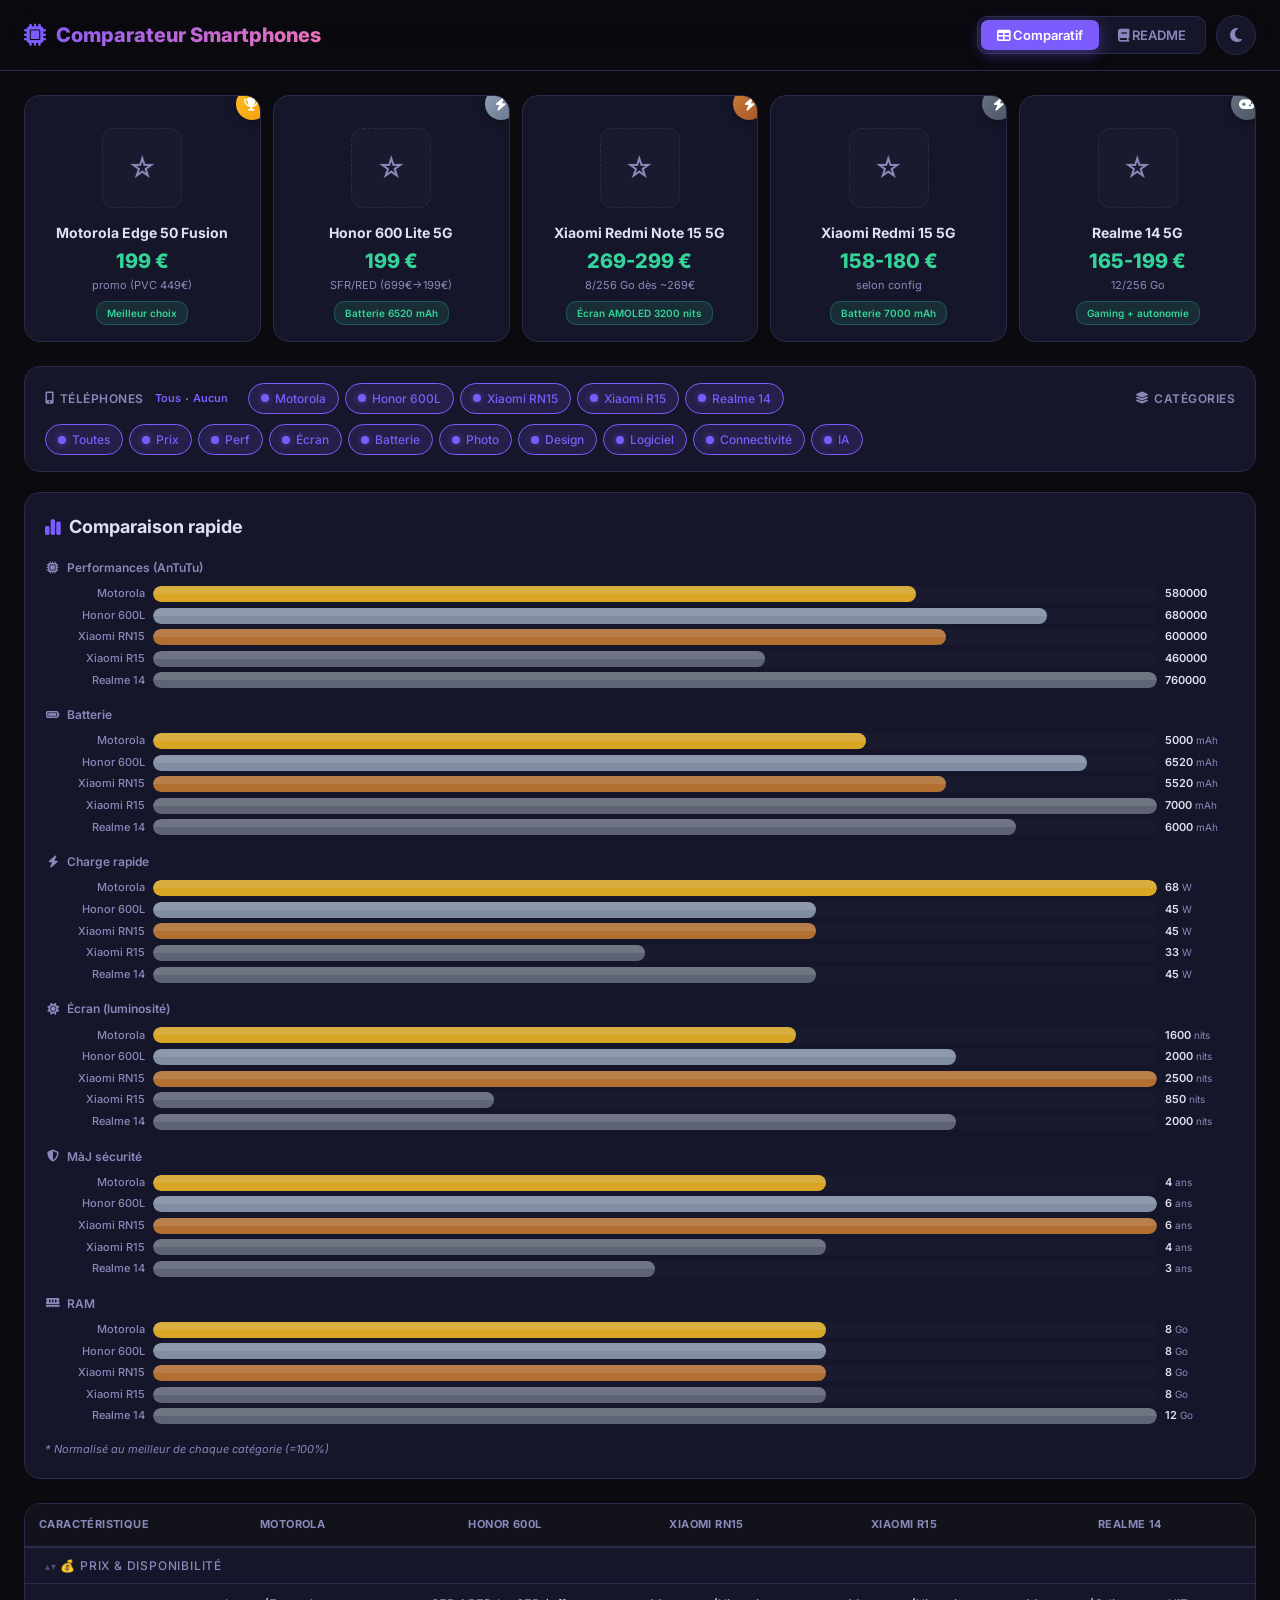
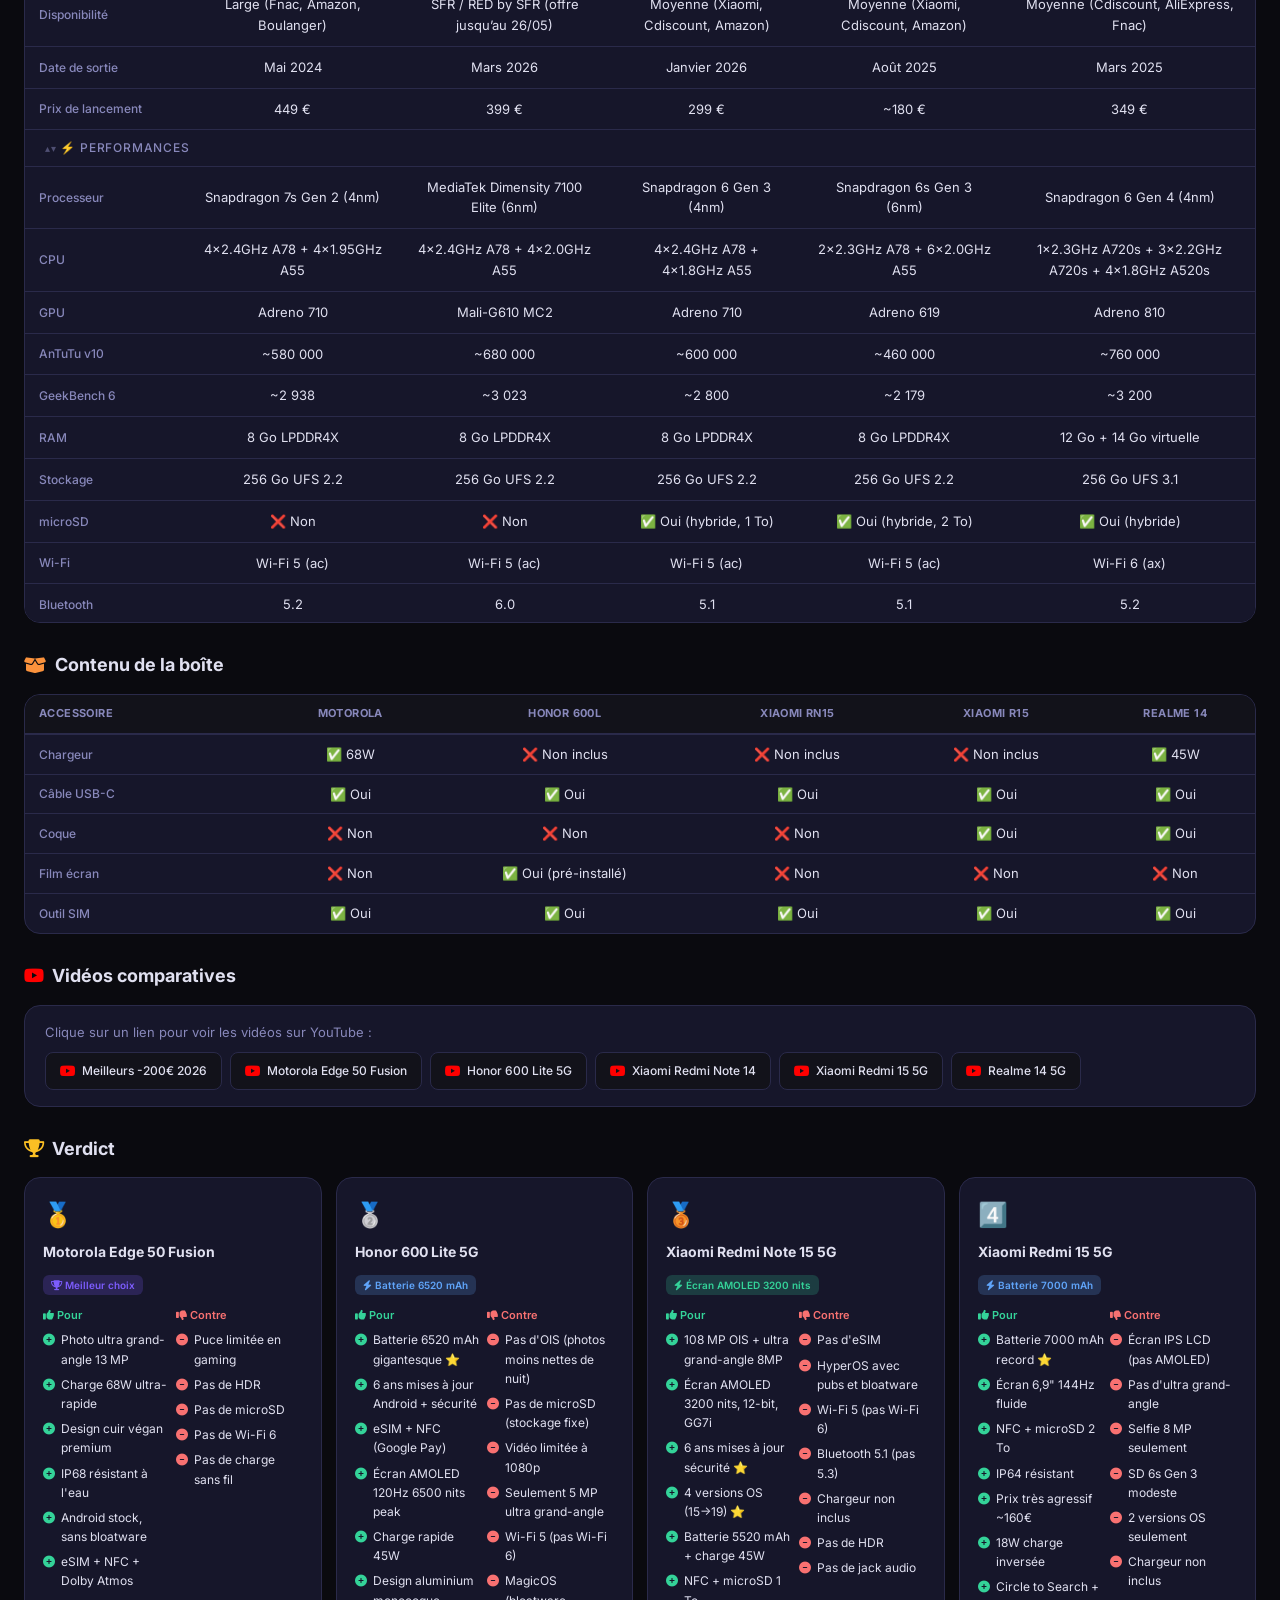
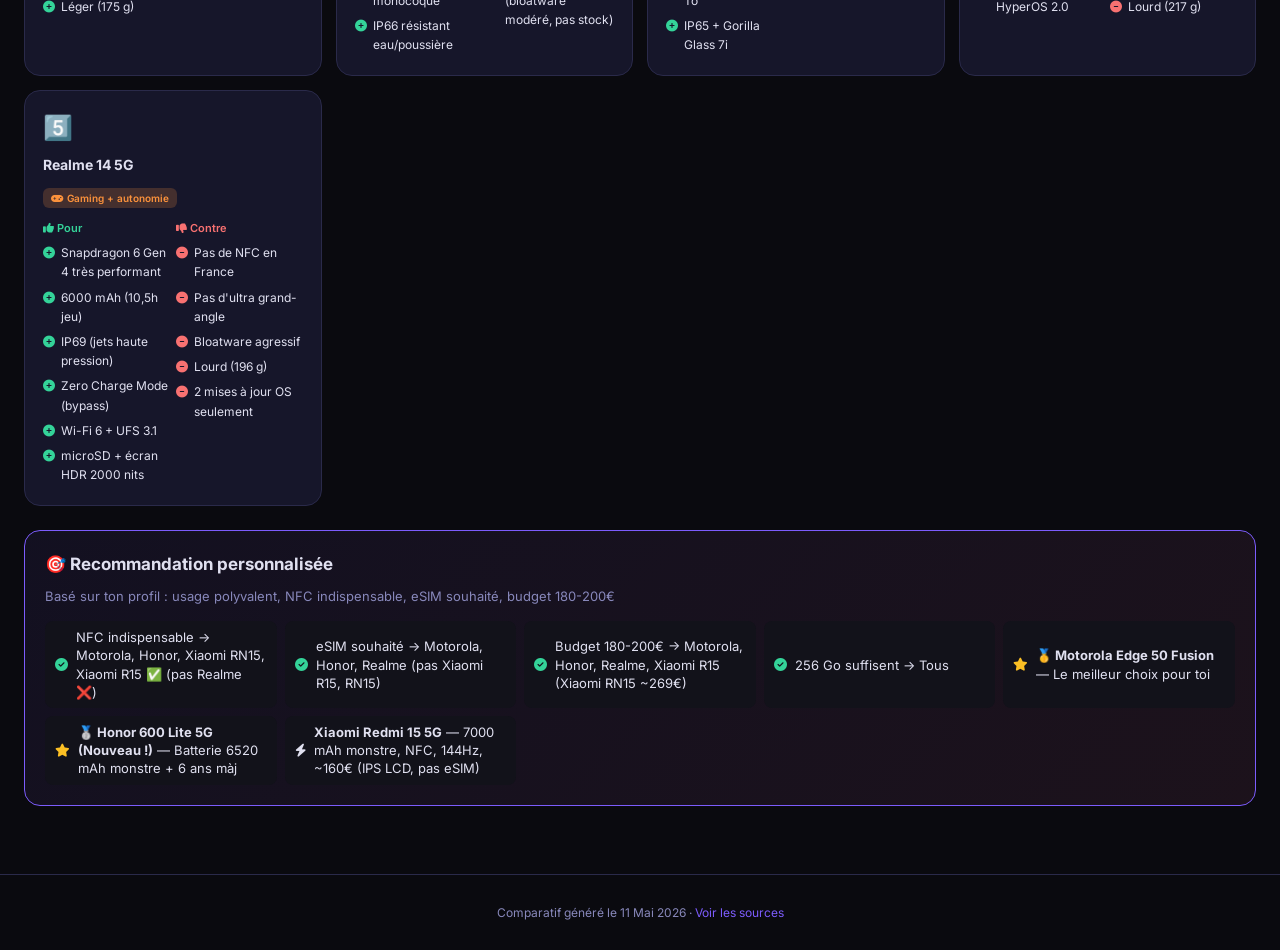
<file: comparateur.html>
<!DOCTYPE html>
<html lang="fr" data-theme="dark">
<head>
<meta charset="UTF-8">
<meta name="viewport" content="width=device-width, initial-scale=1.0">
<title>Comparateur Smartphones - Moins de 200€ (Mai 2026)</title>
<link rel="preconnect" href="https://fonts.googleapis.com">
<link href="https://fonts.googleapis.com/css2?family=Inter:wght@300;400;500;600;700;800;900&display=swap" rel="stylesheet">
<link rel="stylesheet" href="https://cdnjs.cloudflare.com/ajax/libs/font-awesome/6.5.1/css/all.min.css">
<link rel="stylesheet" href="style.css">
</head>
<body>

<!-- HEADER -->
<header class="header">
  <div class="header-inner">
    <div class="header-logo">
      <i class="fas fa-microchip"></i>
      <span>Comparateur <span class="desk">Smartphones</span></span>
    </div>
    <div class="header-controls">
      <div class="tabs" id="tabs">
        <button class="tab-btn active" data-tab="comparatif"><i class="fas fa-table"></i> <span class="desk">Comparatif</span><span class="mob-only">Comparer</span></button>
        <button class="tab-btn" data-tab="readme"><i class="fas fa-book"></i> <span class="desk">README</span><span class="mob-only">Infos</span></button>
      </div>
      <button class="theme-toggle" id="themeToggle" title="Changer le thème" aria-label="Changer le thème">
        <i class="fas fa-moon"></i>
      </button>
    </div>
  </div>
</header>

<div class="container">

<!-- TAB: COMPARATIF -->
<div class="tab-content active" id="tab-comparatif">

  <!-- PHONE STRIP -->
  <div class="phone-strip" id="phoneStrip"></div>

  <!-- FILTERS -->
  <div class="filters">
    <div class="filters-label"><i class="fas fa-mobile-screen-button"></i> Téléphones <span class="filter-actions"><button class="filter-action-btn" id="selectAllPhones" title="Tout sélectionner">Tous</button> · <button class="filter-action-btn" id="selectNonePhones" title="Tout désélectionner">Aucun</button></span></div>
    <div class="filter-group" id="phoneFilters"></div>
    <div style="flex:1;min-width:20px"></div>
    <div class="filters-label"><i class="fas fa-layer-group"></i> Catégories</div>
    <div class="filter-group" id="catFilters">
      <label class="filter-chip active" data-cat="all"><input type="checkbox" data-cat="all" checked> <span class="dot"></span> Toutes</label>
      <label class="filter-chip active" data-cat="prix"><input type="checkbox" data-cat="prix" checked> <span class="dot"></span> Prix</label>
      <label class="filter-chip active" data-cat="perf"><input type="checkbox" data-cat="perf" checked> <span class="dot"></span> Perf</label>
      <label class="filter-chip active" data-cat="ecran"><input type="checkbox" data-cat="ecran" checked> <span class="dot"></span> Écran</label>
      <label class="filter-chip active" data-cat="batterie"><input type="checkbox" data-cat="batterie" checked> <span class="dot"></span> Batterie</label>
      <label class="filter-chip active" data-cat="photo"><input type="checkbox" data-cat="photo" checked> <span class="dot"></span> Photo</label>
      <label class="filter-chip active" data-cat="design"><input type="checkbox" data-cat="design" checked> <span class="dot"></span> Design</label>
      <label class="filter-chip active" data-cat="logiciel"><input type="checkbox" data-cat="logiciel" checked> <span class="dot"></span> Logiciel</label>
      <label class="filter-chip active" data-cat="connectivite"><input type="checkbox" data-cat="connectivite" checked> <span class="dot"></span> Connectivité</label>
      <label class="filter-chip active" data-cat="ia"><input type="checkbox" data-cat="ia" checked> <span class="dot"></span> IA</label>
    </div>
  </div>

  <!-- SCORE BARS -->
  <div id="scoreBars"></div>

  <!-- TABLE -->
  <div class="table-wrap" id="tableWrap"></div>

  <!-- BOÎTE -->
  <div id="boxContent"></div>

  <!-- VIDEOS -->
  <h2 class="section-title"><i class="fab fa-youtube" style="color:#ff0000"></i> Vidéos comparatives</h2>
  <div class="video-links">
    <p style="color:var(--text2);font-size:13px;margin-bottom:10px">Clique sur un lien pour voir les vidéos sur YouTube :</p>
    <div style="display:flex;flex-wrap:wrap;gap:8px">
      <a class="video-link" href="https://www.youtube.com/results?search_query=meilleur+smartphone+200+euros+2026" target="_blank" rel="noopener"><i class="fab fa-youtube"></i> Meilleurs -200€ 2026</a>
      <a class="video-link" href="https://www.youtube.com/results?search_query=motorola+edge+50+fusion+test+avis" target="_blank" rel="noopener"><i class="fab fa-youtube"></i> Motorola Edge 50 Fusion</a>
      <a class="video-link" href="https://www.youtube.com/results?search_query=honor+600+lite+test+avis" target="_blank" rel="noopener"><i class="fab fa-youtube"></i> Honor 600 Lite 5G</a>
      <a class="video-link" href="https://www.youtube.com/results?search_query=xiaomi+redmi+note+14+5g+test" target="_blank" rel="noopener"><i class="fab fa-youtube"></i> Xiaomi Redmi Note 14</a>
      <a class="video-link" href="https://www.youtube.com/results?search_query=xiaomi+redmi+15+5g+test" target="_blank" rel="noopener"><i class="fab fa-youtube"></i> Xiaomi Redmi 15 5G</a>
      <a class="video-link" href="https://www.youtube.com/results?search_query=realme+14+5g+test" target="_blank" rel="noopener"><i class="fab fa-youtube"></i> Realme 14 5G</a>
    </div>
  </div>

  <!-- VERDICT -->
  <h2 class="section-title"><i class="fas fa-trophy" style="color:var(--gold)"></i> Verdict</h2>
  <div class="verdict-grid" id="verdictGrid"></div>

  <!-- RECO -->
  <div class="reco-box" id="recoBox"></div>
</div>

<!-- TAB: README -->
<div class="tab-content" id="tab-readme">
  <div class="readme-content" id="readmeContent"></div>
</div>

</div>

<footer style="text-align:center;padding:28px 24px;color:var(--text2);font-size:12px;border-top:1px solid var(--border);margin-top:20px">
  <p>Comparatif généré le 11 Mai 2026 · <a href="#" style="color:var(--accent);text-decoration:none" id="footerReadmeLink">Voir les sources</a></p>
</footer>

<!-- BACK TO TOP -->
<button class="back-top" id="backTop" aria-label="Retour en haut"><i class="fas fa-arrow-up"></i></button>

<script src="script.js"></script>
</body>
</html>
</file>
<file: style.css>
*,*::before,*::after{box-sizing:border-box;margin:0;padding:0}
:root{
  --bg:#0a0a0f;--bg2:#12121a;--bg3:#1a1a2e;
  --card:#16162a;--card-hover:#1e1e3a;
  --border:#2a2a4a;--text:#e0e0f0;--text2:#8888bb;
  --accent:#7c5cfc;--accent2:#5c3cfc;
  --green:#34d399;--red:#f87171;--orange:#fb923c;
  --blue:#60a5fa;--pink:#f472b6;--gold:#fbbf24;
  --shadow:0 8px 32px rgba(0,0,0,.4);
  --radius:16px;--radius-sm:10px;
  --transition:all .3s cubic-bezier(.4,0,.2,1);
}
[data-theme="light"]{
  --bg:#eef0f6;--bg2:#fff;--bg3:#e2e4f0;
  --card:#fff;--card-hover:#f4f4ff;
  --border:#d0d4e0;--text:#1a1a2e;--text2:#666699;
  --shadow:0 8px 32px rgba(0,0,0,.08);
}
html{scroll-behavior:smooth}
body{
  font-family:'Inter',sans-serif;
  background:var(--bg);color:var(--text);
  line-height:1.6;min-height:100vh;
  transition:background var(--transition),color var(--transition);
}
::-webkit-scrollbar{width:6px}
::-webkit-scrollbar-track{background:var(--bg2)}
::-webkit-scrollbar-thumb{background:var(--accent);border-radius:3px}

/* HEADER */
.header{
  position:sticky;top:0;z-index:100;
  background:rgba(10,10,15,.8);
  backdrop-filter:blur(20px);-webkit-backdrop-filter:blur(20px);
  border-bottom:1px solid var(--border);
  padding:0 24px;transition:background var(--transition);
}
[data-theme="light"] .header{background:rgba(255,255,255,.9)}
.header-inner{
  max-width:1400px;margin:0 auto;
  display:flex;align-items:center;justify-content:space-between;
  height:70px;gap:12px;
}
.header-logo{
  display:flex;align-items:center;gap:10px;
  font-size:20px;font-weight:800;
  background:linear-gradient(135deg,var(--accent),var(--pink));
  -webkit-background-clip:text;-webkit-text-fill-color:transparent;
  white-space:nowrap;
}
.header-logo i{font-size:22px;-webkit-text-fill-color:initial;color:var(--accent)}
.header-controls{display:flex;align-items:center;gap:10px;flex-shrink:0}

/* THEME TOGGLE */
.theme-toggle{
  background:var(--card);border:1px solid var(--border);
  color:var(--text2);width:40px;height:40px;border-radius:50%;
  cursor:pointer;display:flex;align-items:center;justify-content:center;
  font-size:16px;transition:all var(--transition);
}
.theme-toggle:hover{color:var(--accent);border-color:var(--accent)}

/* TABS */
.tabs{display:flex;gap:3px;background:var(--card);border-radius:10px;padding:3px;border:1px solid var(--border)}
.tab-btn{
  padding:7px 16px;border:none;border-radius:7px;
  background:transparent;color:var(--text2);
  font-family:inherit;font-size:13px;font-weight:600;
  cursor:pointer;transition:all var(--transition);white-space:nowrap;
}
.tab-btn:hover{color:var(--text)}
.tab-btn.active{background:var(--accent);color:#fff;box-shadow:0 4px 15px rgba(124,92,252,.4)}
.tab-content{display:none;padding:24px 0}
.tab-content.active{display:block;animation:fadeIn .3s ease}

/* CONTAINER */
.container{max-width:1400px;margin:0 auto;padding:0 24px}

/* FILTERS */
.filters{
  display:flex;flex-wrap:wrap;gap:10px 20px;
  padding:16px 20px;margin-bottom:20px;
  background:var(--card);border-radius:var(--radius);
  border:1px solid var(--border);align-items:center;
}
.filters-label{
  font-size:12px;font-weight:600;color:var(--text2);
  text-transform:uppercase;letter-spacing:.5px;
  display:flex;align-items:center;gap:5px;
}
.filter-group{display:flex;flex-wrap:wrap;gap:6px}
.filter-chip{
  display:flex;align-items:center;gap:6px;
  padding:5px 12px;border-radius:18px;
  border:1px solid var(--border);
  background:var(--bg2);cursor:pointer;
  font-size:12px;font-weight:500;
  transition:all var(--transition);user-select:none;
  position:relative;overflow:hidden;
}
.filter-chip:hover{border-color:var(--accent)}
.filter-chip.active{
  border-color:var(--accent);background:rgba(124,92,252,.15);
  color:var(--accent);
}
/* Checkbox hidden but still functional via label click */
.filter-chip input{display:none}
.filter-chip .dot{
  width:8px;height:8px;border-radius:50%;
  background:transparent;border:2px solid var(--border);
  transition:all var(--transition);flex-shrink:0;
}
.filter-chip.active .dot{background:var(--accent);border-color:var(--accent);box-shadow:0 0 6px rgba(124,92,252,.5)}

/* PHONE CARDS */
.phone-strip{
  display:grid;grid-template-columns:repeat(auto-fit,minmax(180px,1fr));
  gap:12px;margin-bottom:24px;
}
.phone-card{
  background:var(--card);border-radius:var(--radius);
  border:1px solid var(--border);padding:16px;
  text-align:center;transition:all var(--transition);
  position:relative;overflow:hidden;
}
.phone-card:not(.hidden):hover{transform:translateY(-3px);box-shadow:var(--shadow)}
.phone-card .rank{
  position:absolute;top:-8px;right:-8px;
  width:32px;height:32px;border-radius:50%;
  display:flex;align-items:center;justify-content:center;
  font-size:13px;color:#fff;
  box-shadow:0 3px 10px rgba(0,0,0,.3);
}
.rank-1{background:linear-gradient(135deg,#fbbf24,#f59e0b)}
.rank-2{background:linear-gradient(135deg,#94a3b8,#64748b)}
.rank-3{background:linear-gradient(135deg,#cd7f32,#a0522d)}
.rank-4{background:linear-gradient(135deg,#6b7280,#4b5563)}
.rank-5{background:linear-gradient(135deg,#6b7280,#4b5563)}
.rank-6{background:linear-gradient(135deg,#6b7280,#4b5563)}
.rank-7{background:linear-gradient(135deg,#6b7280,#4b5563)}
.phone-card .img-wrap{
  width:100px;height:100px;margin:6px auto;
  display:flex;align-items:center;justify-content:center;
  overflow:hidden;
}
.phone-card .img-wrap img{
  max-width:100px;max-height:100px;object-fit:contain;
  display:block;filter:drop-shadow(0 4px 12px rgba(0,0,0,.3));
}
.phone-card .img-wrap .placeholder{
  width:80px;height:80px;border-radius:12px;
  background:var(--bg3);display:flex;
  align-items:center;justify-content:center;
  font-size:28px;color:var(--text2);border:1px dashed var(--border);
}
.phone-card h3{font-size:14px;font-weight:700;margin:6px 0 3px;line-height:1.3}
.phone-card .price{font-size:20px;font-weight:800;color:var(--green)}
.phone-card .price-label{font-size:11px;color:var(--text2)}
.phone-card .badge{
  display:inline-flex;align-items:center;gap:4px;
  margin-top:6px;padding:3px 10px;border-radius:10px;
  font-size:10px;font-weight:600;
}
.badge-best{background:rgba(52,211,153,.12);color:var(--green);border:1px solid rgba(52,211,153,.25)}
.badge-elim{background:rgba(248,113,113,.12);color:var(--red);border:1px solid rgba(248,113,113,.25)}
.phone-card.hidden{display:none}

/* COMPARISON TABLE */
.table-wrap{
  overflow-x:auto;overflow-y:visible;
  border-radius:var(--radius);
  border:1px solid var(--border);
  background:var(--card);margin-bottom:24px;
  max-height:80vh;
}
.table-wrap table{width:100%;border-collapse:separate;border-spacing:0;font-size:13px;min-width:650px}
.table-wrap thead{position:sticky;top:0;z-index:10}
.table-wrap thead th{
  padding:12px 14px;text-align:center;
  font-size:11px;font-weight:700;text-transform:uppercase;
  letter-spacing:.4px;color:var(--text2);
  border-bottom:2px solid var(--border);
  background:var(--bg2);
}
.table-wrap thead th:first-child{
  text-align:left;min-width:160px;
  position:sticky;left:0;z-index:12;
  background:var(--bg2);
}
[data-theme="light"] .table-wrap thead th:first-child{background:var(--bg3)}
.table-wrap tbody tr{border-bottom:1px solid var(--border);transition:background var(--transition)}
.table-wrap tbody tr:hover{background:var(--bg3)}
.table-wrap tbody tr:last-child td{border-bottom:none}
.table-wrap tbody td{
  padding:10px 14px;text-align:center;vertical-align:middle;
  font-size:13px;border-bottom:1px solid var(--border);
}
.table-wrap tbody td:first-child{
  font-weight:500;text-align:left;color:var(--text2);
  position:sticky;left:0;z-index:2;
  background:var(--card);font-size:12px;
}
[data-theme="light"] .table-wrap tbody td:first-child{background:var(--bg2)}
.table-wrap td .winner{color:var(--green);font-weight:600}
.table-wrap td .loser{color:var(--red)}
.cat-header{
  background:var(--bg3)!important;
  font-weight:700!important;font-size:12px!important;
  text-transform:uppercase;letter-spacing:.8px;
  color:var(--accent)!important;
}
.cat-header td{padding:8px 14px!important;text-align:left!important}
.table-wrap td i.fa-check{color:var(--green)}
.table-wrap td i.fa-times{color:var(--red)}
.table-wrap td i.fa-trophy{color:var(--gold);margin-left:3px;font-size:11px}
td[data-col].hidden-col{display:none}
th[data-col].hidden-col{display:none}

/* Column hover highlight */
.table-wrap td.highlight, .table-wrap th.highlight{background:rgba(124,92,252,.06)!important}

/* VERDICT */
.verdict-grid{
  display:grid;grid-template-columns:repeat(auto-fit,minmax(250px,1fr));
  gap:14px;margin-bottom:24px;
}
.verdict-card{
  background:var(--card);border-radius:var(--radius);
  border:1px solid var(--border);padding:18px;
  transition:all var(--transition);
}
.verdict-card:not(.hidden):hover{transform:translateY(-2px);box-shadow:var(--shadow)}
.verdict-card h4{font-size:14px;font-weight:700;margin-bottom:6px}
.verdict-card .emoji{font-size:24px;margin-bottom:6px;display:block}
.verdict-card ul{list-style:none;padding:0}
.verdict-card ul li{
  font-size:12px;padding:3px 0;display:flex;align-items:flex-start;gap:6px;
}
.verdict-card ul li .pro{color:var(--green);flex-shrink:0}
.verdict-card ul li .con{color:var(--red);flex-shrink:0}
.verdict-card .tag{
  display:inline-block;padding:2px 8px;border-radius:6px;
  font-size:10px;font-weight:600;margin-top:6px;
}
.tag-best{background:rgba(124,92,252,.2);color:var(--accent)}
.tag-gaming{background:rgba(251,146,60,.2);color:var(--orange)}
.tag-durable{background:rgba(96,165,250,.2);color:var(--blue)}
.tag-value{background:rgba(52,211,153,.2);color:var(--green)}
.tag-design{background:rgba(244,114,182,.2);color:var(--pink)}
.verdict-card.hidden{display:none}

/* RECO */
.reco-box{
  background:linear-gradient(135deg,rgba(124,92,252,.08),rgba(244,114,182,.08));
  border:1px solid var(--accent);border-radius:var(--radius);
  padding:20px;margin-bottom:24px;
}
.reco-box h3{font-size:17px;margin-bottom:8px;display:flex;align-items:center;gap:8px}
.reco-box .sub{color:var(--text2);font-size:13px;margin-bottom:14px}
.reco-items{display:grid;grid-template-columns:repeat(auto-fit,minmax(200px,1fr));gap:8px}
.reco-item{
  display:flex;align-items:center;gap:8px;
  padding:7px 10px;border-radius:8px;
  background:var(--bg2);font-size:13px;line-height:1.4;
}
.reco-item i.fa-circle-check{color:var(--green);flex-shrink:0}
.reco-item i.fa-circle-xmark{color:var(--red);flex-shrink:0}
.reco-item i.fa-star{color:var(--gold);flex-shrink:0}

/* README */
.readme-content{
  background:var(--card);border:1px solid var(--border);
  border-radius:var(--radius);padding:28px;max-width:900px;margin:0 auto;
  font-size:14px;line-height:1.8;
}
.readme-content h1{font-size:26px;margin-bottom:14px;background:linear-gradient(135deg,var(--accent),var(--pink));-webkit-background-clip:text;-webkit-text-fill-color:transparent}
.readme-content h2{font-size:20px;margin:22px 0 10px;color:var(--accent)}
.readme-content h3{font-size:17px;margin:18px 0 8px;color:var(--text)}
.readme-content p{margin-bottom:10px;color:var(--text2)}
.readme-content ul,.readme-content ol{padding-left:20px;margin-bottom:10px;color:var(--text2)}
.readme-content li{margin-bottom:4px}
.readme-content strong{color:var(--text)}
.readme-content hr{margin:20px 0;border:none;border-top:1px solid var(--border)}
.readme-content table{width:100%;border-collapse:collapse;margin:14px 0;font-size:13px}
.readme-content table th,.readme-content table td{padding:8px 12px;border:1px solid var(--border);text-align:left}
.readme-content table th{background:var(--bg3);font-weight:600;color:var(--accent)}

/* VIDEO LINKS */
.video-links{
  background:var(--card);border:1px solid var(--border);
  border-radius:var(--radius);padding:16px 20px;margin-bottom:24px;
}
.video-link{
  display:inline-flex;align-items:center;gap:6px;
  padding:8px 14px;border-radius:8px;
  background:var(--bg2);border:1px solid var(--border);
  color:var(--text);font-size:12px;font-weight:500;
  text-decoration:none;transition:all var(--transition);
}
.video-link:hover{background:var(--accent);color:#fff;border-color:var(--accent);transform:translateY(-1px)}
.video-link i{color:#ff0000;font-size:14px}
.video-link:hover i{color:#fff}



/* SECTION TITLES */
.section-title{
  font-size:18px;margin:28px 0 14px;
  display:flex;align-items:center;gap:8px;
}

/* BACK TO TOP */
.back-top{
  position:fixed;bottom:24px;right:24px;z-index:99;
  width:44px;height:44px;border-radius:50%;
  background:var(--accent);color:#fff;border:none;
  cursor:pointer;font-size:18px;
  display:flex;align-items:center;justify-content:center;
  box-shadow:0 4px 15px rgba(124,92,252,.4);
  transition:all var(--transition);opacity:0;pointer-events:none;
}
.back-top.show{opacity:1;pointer-events:auto}
.back-top:hover{transform:translateY(-3px);box-shadow:0 6px 20px rgba(124,92,252,.5)}

/* FILTER ACTIONS (select all/none) */
.filter-actions{display:inline-flex;align-items:center;gap:4px;margin-left:6px}
.filter-action-btn{
  background:none;border:none;color:var(--accent);cursor:pointer;
  font-family:inherit;font-size:11px;font-weight:600;
  padding:0;text-decoration:none;
}
.filter-action-btn:hover{text-decoration:underline;color:var(--pink)}

/* DUEL MODE */
.duel-active .phone-card.selected{box-shadow:0 0 0 2px var(--accent),0 0 20px rgba(124,92,252,.3)}
.duel-active .phone-card:not(.selected):not(.hidden){opacity:.5;pointer-events:none}
.duel-active .phone-card{transition:all var(--transition)}
#duelToggle.active{background:rgba(124,92,252,.2);border-color:var(--accent);color:var(--accent)}

/* PRICE FILTER */
#filterBudget{display:inline-flex;align-items:center}

/* RADAR CHART */
.radar-wrap{background:var(--card);border:1px solid var(--border);border-radius:var(--radius);padding:20px;margin-bottom:24px}
.radar-wrap .section-title{margin:0 0 16px}
.radar-chart-container{position:relative;width:100%;max-width:500px;margin:0 auto}
#radarChart{width:100%!important;height:auto!important;max-height:400px}

/* SORT INDICATOR */
.cat-header.sortable{cursor:pointer;user-select:none}
.cat-header.sortable:hover{background:rgba(124,92,252,.12)!important}
.cat-header .sort-arrow{display:inline-block;margin-left:6px;font-size:10px;opacity:.5}
.cat-header.sort-asc .sort-arrow{opacity:1;color:var(--green)}
.cat-header.sort-desc .sort-arrow{opacity:1;color:var(--red)}

/* SCORE BARS */
.score-bars{
  background:var(--card);border:1px solid var(--border);
  border-radius:var(--radius);padding:20px;margin-bottom:24px;
}
.score-bars .section-title{margin:0 0 16px}
.metric-group{margin-bottom:16px}
.metric-group:last-child{margin-bottom:0}
.metric-label{
  font-size:12px;font-weight:600;color:var(--text2);
  margin-bottom:8px;display:flex;align-items:center;gap:6px;
}
.metric-label i{width:16px;text-align:center}
.bar-row{
  display:grid;grid-template-columns:100px 1fr 70px;
  gap:8px;align-items:center;margin-bottom:4px;
}
.bar-label{font-size:11px;font-weight:500;color:var(--text2);text-align:right;white-space:nowrap;overflow:hidden;text-overflow:ellipsis}
.bar-track{
  height:16px;background:var(--bg3);border-radius:8px;
  overflow:hidden;position:relative;
}
.bar-fill{
  height:100%;border-radius:8px;
  transition:width .6s cubic-bezier(.4,0,.2,1);
  opacity:.85;position:relative;
}
.bar-fill::after{
  content:'';position:absolute;top:0;left:0;right:0;height:50%;
  background:rgba(255,255,255,.15);border-radius:8px 8px 0 0;
}
.bar-val{font-size:11px;font-weight:600;color:var(--text);white-space:nowrap}
.bar-val .bar-unit{font-weight:400;color:var(--text2);font-size:10px}
.score-note{font-size:11px;color:var(--text2);margin-top:12px;font-style:italic}

/* BOX TABLE */
.box-table-wrap{
  overflow-x:auto;margin-bottom:24px;
  border-radius:var(--radius);border:1px solid var(--border);
  background:var(--card);
}
.box-table{width:100%;border-collapse:separate;border-spacing:0;font-size:13px}
.box-table th{padding:10px 14px;text-align:center;font-size:11px;font-weight:700;text-transform:uppercase;letter-spacing:.4px;color:var(--text2);border-bottom:2px solid var(--border);background:var(--bg2)}
.box-table th:first-child{text-align:left;min-width:140px}
.box-table td{padding:9px 14px;text-align:center;border-bottom:1px solid var(--border);font-size:13px}
.box-table td:first-child{font-weight:500;text-align:left;color:var(--text2);font-size:12px}
.box-table tr:last-child td{border-bottom:none}

/* EMPTY STATE */
.empty-state{
  padding:60px 20px;text-align:center;color:var(--text2);
}
.empty-state i{font-size:48px;margin-bottom:16px;display:block;opacity:.4}
.empty-state p{font-size:16px}

/* ANIMATIONS */
@keyframes fadeIn{from{opacity:0;transform:translateY(8px)}to{opacity:1;transform:translateY(0)}}

.mob-only{display:none}

@media(max-width:768px){
  .header-inner{height:56px}
  .header-logo{font-size:16px;gap:6px}
  .header-logo span.desk{display:none}
  .tab-btn .desk{display:none}
  .mob-only{display:inline}
  .tabs{gap:2px;padding:2px}
  .tab-btn{padding:5px 10px;font-size:11px}
  .tab-btn i{margin-right:3px}
  .filters{padding:12px 14px;flex-direction:column;align-items:stretch;gap:8px}
  .filter-group{gap:4px}
  .filter-chip{font-size:11px;padding:4px 8px}
  .phone-strip{grid-template-columns:repeat(2,1fr);gap:8px}
  .phone-card{padding:12px}
  .phone-card .img-wrap{width:76px;height:76px}
  .phone-card .img-wrap img{max-width:76px;max-height:76px}
  .phone-card .price{font-size:17px}
  .table-wrap{margin:0 -24px;border-radius:0;border-left:none;border-right:none}
  .table-wrap table{font-size:11px;min-width:500px}
  .table-wrap thead th,.table-wrap tbody td{padding:8px 6px}
  .table-wrap thead th:first-child,.table-wrap tbody td:first-child{min-width:110px}
  .table-wrap tbody td{font-size:11px}
  .table-wrap tbody td:first-child{font-size:11px}
  .verdict-grid{grid-template-columns:1fr}
  .readme-content{padding:16px;font-size:13px}
  .container{padding:0 14px}
  .tab-content{padding:14px 0}
  .back-top{bottom:16px;right:16px;width:38px;height:38px;font-size:15px}
}

@media(max-width:480px){
  .phone-strip{grid-template-columns:1fr 1fr;gap:6px}
  .phone-card{padding:10px}
  .phone-card .img-wrap{width:60px;height:60px}
  .phone-card .img-wrap img{max-width:60px;max-height:60px}
  .phone-card h3{font-size:12px}
  .phone-card .price{font-size:15px}
  .tab-btn{font-size:10px;padding:4px 7px}
  .header-logo{font-size:14px}
}
</file>
